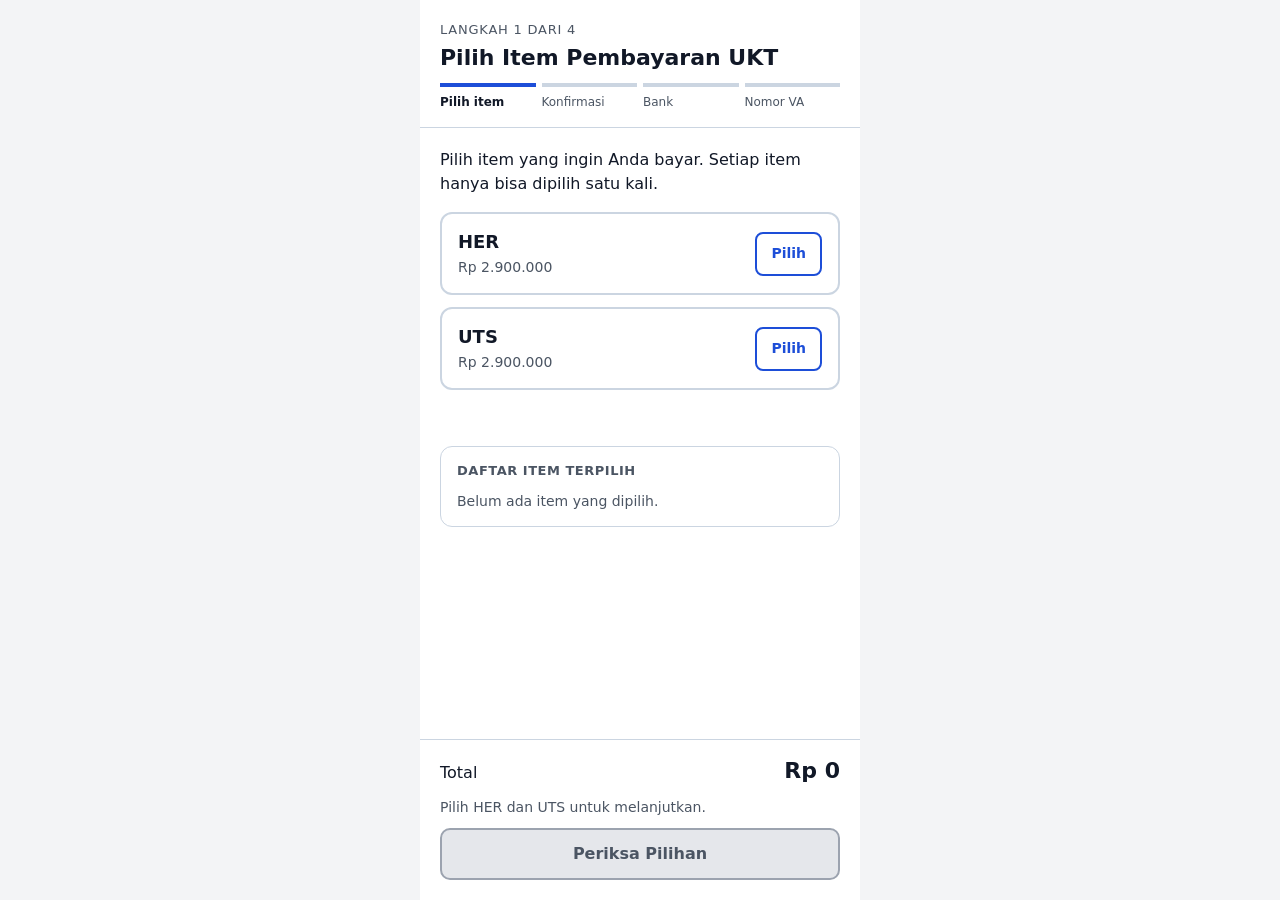
<file: index.html>
<!doctype html>
<html lang="id">
<head>
<meta charset="utf-8">
<meta name="viewport" content="width=device-width, initial-scale=1">
<title>Pilih Item · Pembayaran UKT InfoKHS</title>
<link rel="stylesheet" href="style.css">
</head>
<body data-page="select" data-file="index.html">
<main class="app">
  <header class="bar">
    <p class="step">Langkah 1 dari 4</p>
    <h1>Pilih Item Pembayaran UKT</h1>
    <ol class="progress" aria-label="Tahapan pembayaran">
      <li class="current" aria-current="step">Pilih item</li>
      <li class="">Konfirmasi</li>
      <li class="">Bank</li>
      <li class="">Nomor VA</li>
    </ol>
  </header>
  <section class="view">
    <p>Pilih item yang ingin Anda bayar. Setiap item hanya bisa dipilih satu kali.</p>
    <ul class="items" id="items"></ul>
    <p class="status" id="status" role="status" aria-live="polite"></p>
    <section class="box" aria-label="Daftar item terpilih">
      <h2>Daftar item terpilih</h2>
      <ul class="rows" id="selected-list"></ul>
      <p class="muted" id="selected-empty">Belum ada item yang dipilih.</p>
    </section>
  </section>
  <footer class="foot">
    <div class="total"><span>Total</span><strong id="total">Rp 0</strong></div>
    <p class="hint" id="next-hint"></p>
    <div class="actions"><button type="button" class="btn primary" id="btn-next" disabled>Periksa Pilihan</button></div>
  </footer>
</main>
<script src="app.js"></script>
</body>
</html>
</file>
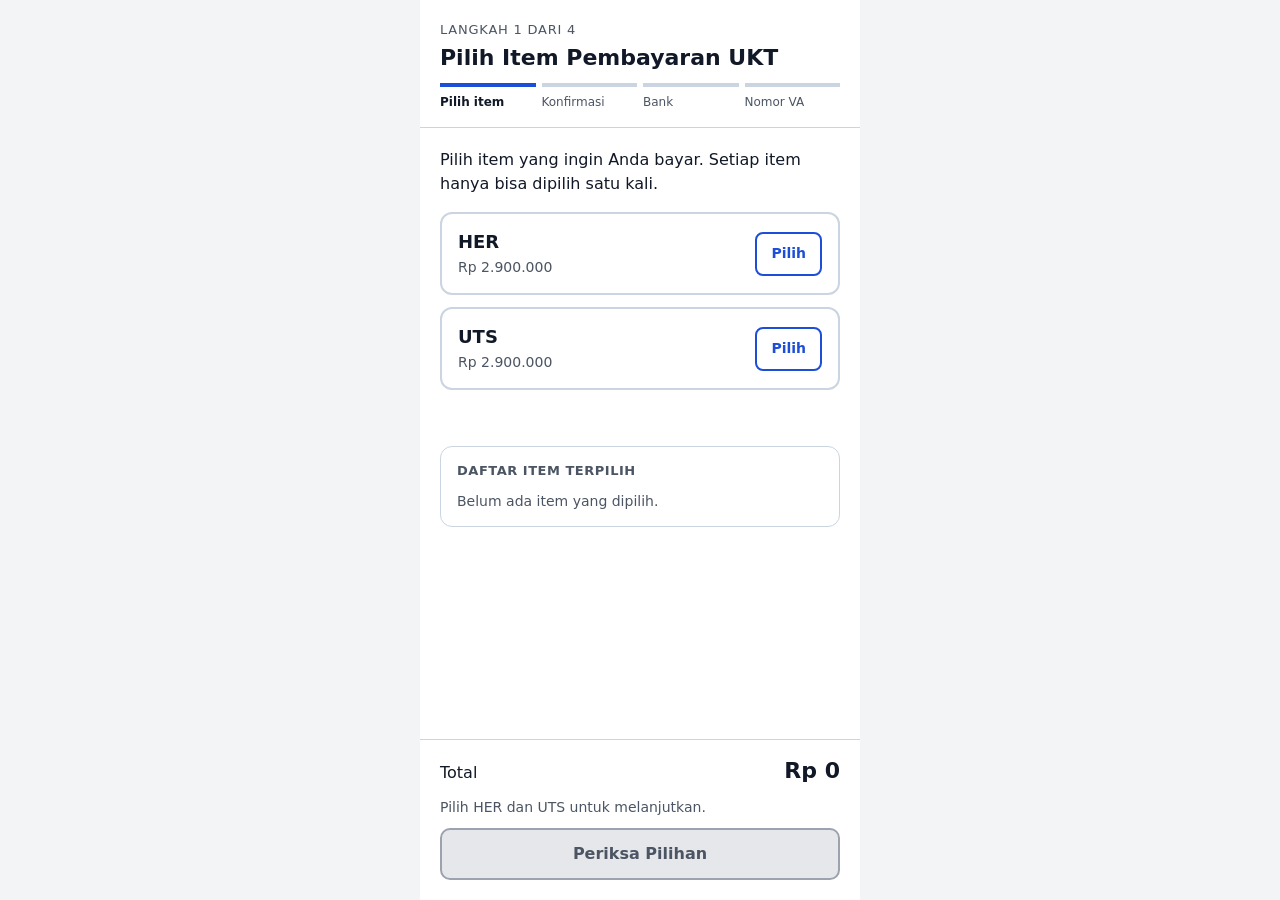
<file: konfirmasi.html>
<!doctype html>
<html lang="id">
<head>
<meta charset="utf-8">
<meta name="viewport" content="width=device-width, initial-scale=1">
<title>Konfirmasi · Pembayaran UKT InfoKHS</title>
<link rel="stylesheet" href="style.css">
</head>
<body data-page="confirm" data-file="konfirmasi.html">
<main class="app">
  <header class="bar">
    <p class="step">Langkah 2 dari 4</p>
    <h1>Konfirmasi Pembayaran</h1>
    <ol class="progress" aria-label="Tahapan pembayaran">
      <li class="done">Pilih item</li>
      <li class="current" aria-current="step">Konfirmasi</li>
      <li class="">Bank</li>
      <li class="">Nomor VA</li>
    </ol>
  </header>
  <section class="view">
    <p>Periksa kembali pilihan Anda sebelum memilih bank.</p>
    <section class="box" aria-label="Rincian pembayaran UKT">
      <h2>Rincian pembayaran UKT</h2>
      <ul class="rows" id="confirm-list"></ul>
    </section>
    <p class="note" id="confirm-note"></p>
  </section>
  <footer class="foot">
    <div class="total"><span>Total</span><strong id="total">Rp 0</strong></div>
    <div class="actions">
      <button type="button" class="btn ghost" id="btn-back">Ubah pilihan</button>
      <button type="button" class="btn primary" id="btn-next">Pilih Bank</button>
    </div>
  </footer>
</main>
<script src="app.js"></script>
</body>
</html>
</file>
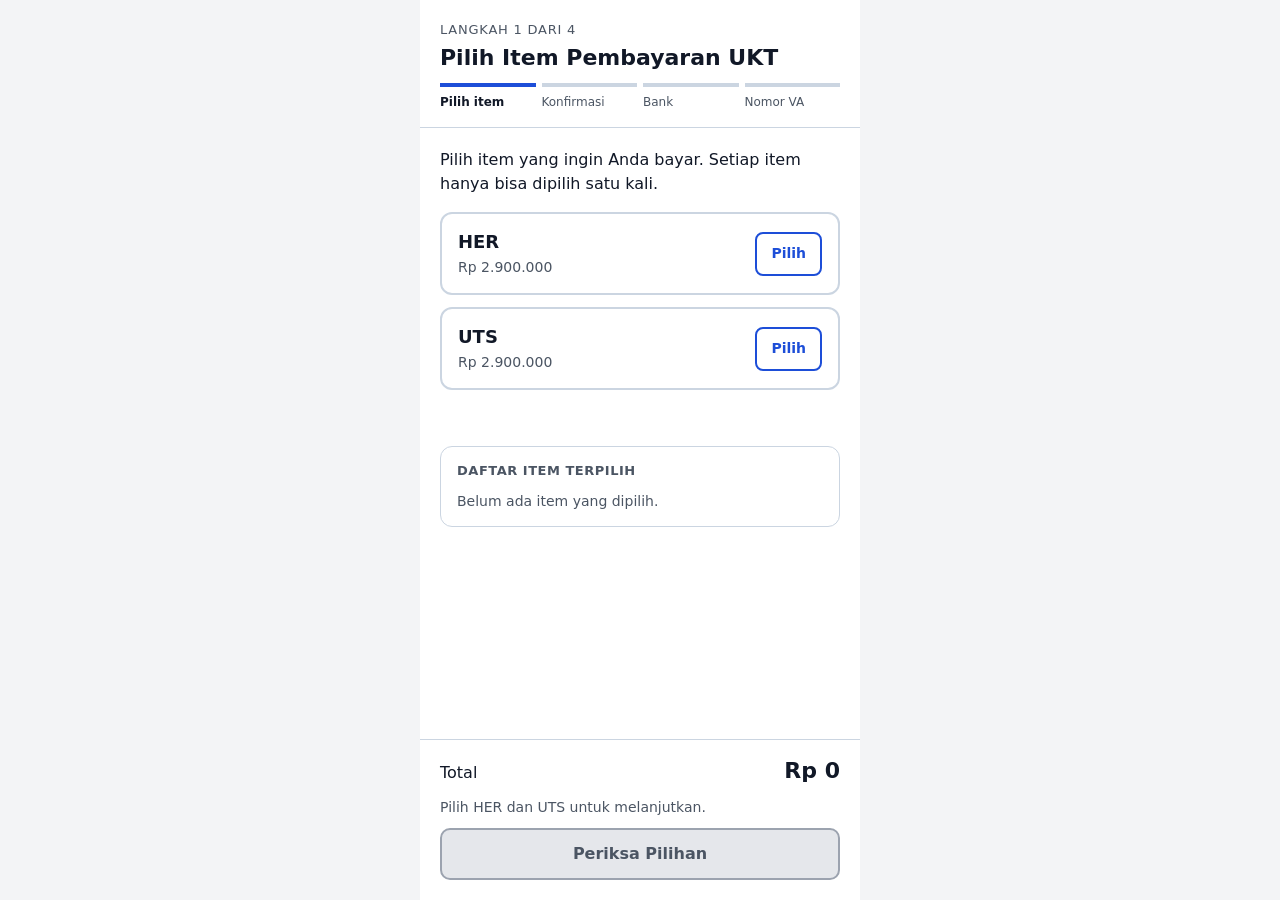
<file: nomor-va.html>
<!doctype html>
<html lang="id">
<head>
<meta charset="utf-8">
<meta name="viewport" content="width=device-width, initial-scale=1">
<title>Nomor VA · Pembayaran UKT InfoKHS</title>
<link rel="stylesheet" href="style.css">
</head>
<body data-page="va" data-file="nomor-va.html">
<main class="app">
  <header class="bar">
    <p class="step">Selesai</p>
    <h1>Nomor Virtual Account</h1>
    <ol class="progress" aria-label="Tahapan pembayaran">
      <li class="done">Pilih item</li>
      <li class="done">Konfirmasi</li>
      <li class="done">Bank</li>
      <li class="current" aria-current="step">Nomor VA</li>
    </ol>
  </header>
  <section class="view">
    <div class="box va">
      <p class="muted">Nomor VA (contoh prototype) · <span id="va-bank"></span></p>
      <p class="va-number" id="va-number"></p>
    </div>
    <section class="box" aria-label="Yang akan dibayar">
      <h2>Yang akan dibayar</h2>
      <ul class="rows" id="va-list"></ul>
    </section>
  </section>
  <footer class="foot">
    <div class="total"><span>Total</span><strong id="total">Rp 0</strong></div>
    <div class="actions"><button type="button" class="btn primary" id="btn-next">Selesai, kembali ke awal</button></div>
  </footer>
</main>
<script src="app.js"></script>
</body>
</html>
</file>
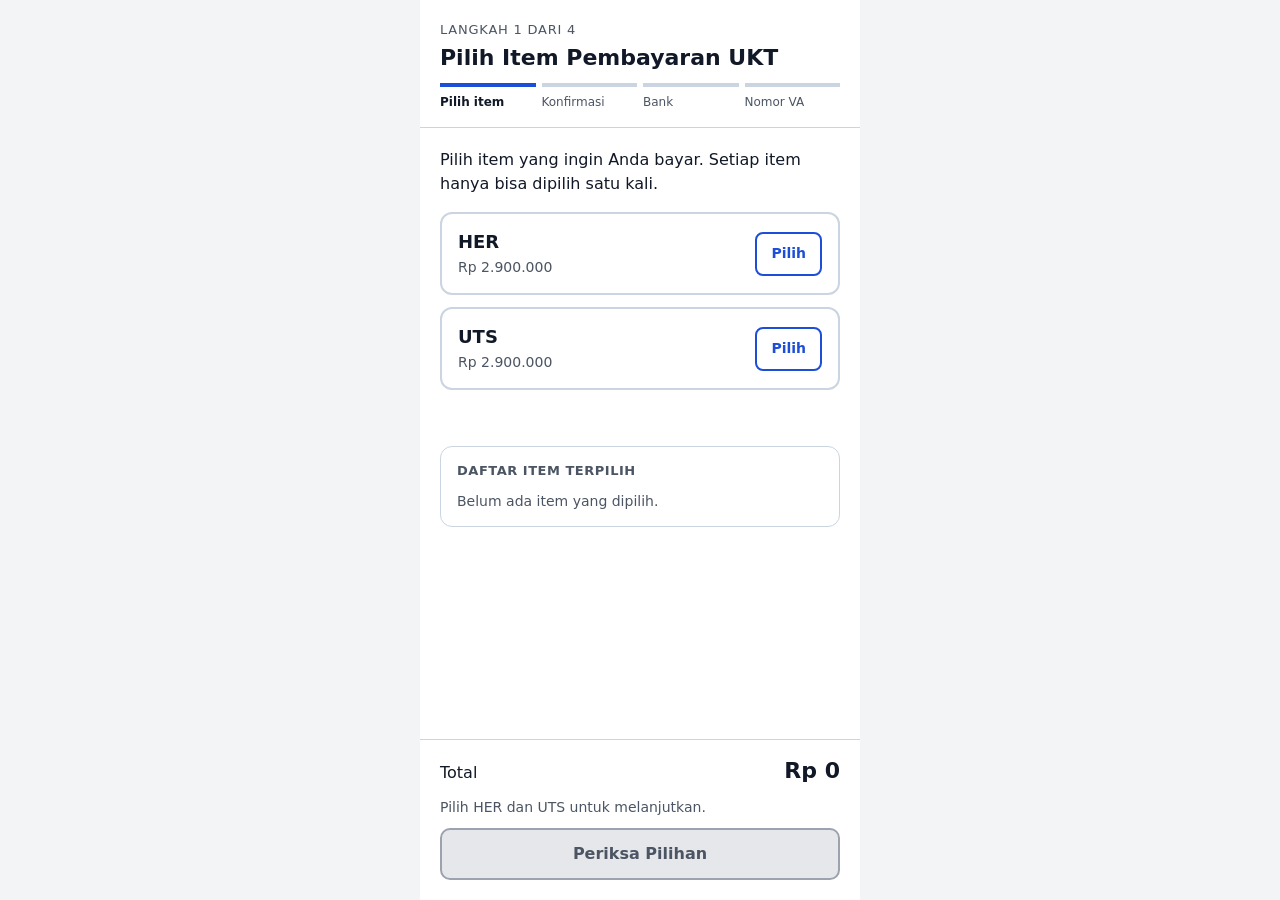
<file: pilih-bank.html>
<!doctype html>
<html lang="id">
<head>
<meta charset="utf-8">
<meta name="viewport" content="width=device-width, initial-scale=1">
<title>Pilih Bank · Pembayaran UKT InfoKHS</title>
<link rel="stylesheet" href="style.css">
</head>
<body data-page="bank" data-file="pilih-bank.html">
<main class="app">
  <header class="bar">
    <p class="step">Langkah 3 dari 4</p>
    <h1>Pilih Bank</h1>
    <ol class="progress" aria-label="Tahapan pembayaran">
      <li class="done">Pilih item</li>
      <li class="done">Konfirmasi</li>
      <li class="current" aria-current="step">Bank</li>
      <li class="">Nomor VA</li>
    </ol>
  </header>
  <section class="view">
    <p>Pilih bank untuk memperoleh nomor VA.</p>
    <ul class="items" id="banks"></ul>
  </section>
  <footer class="foot">
    <div class="total"><span>Total</span><strong id="total">Rp 0</strong></div>
    <div class="actions"><button type="button" class="btn ghost" id="btn-back">Kembali ke Konfirmasi</button></div>
  </footer>
</main>
<script src="app.js"></script>
</body>
</html>
</file>
<file: style.css>
/* Versi setelah penerapan UX Skill (ux-skill/SKILL.md). */
:root {
  --bg: #ffffff;
  --page: #f3f4f6;
  --fg: #111827;
  --muted: #4b5563;
  --line: #cbd5e1;
  --accent: #1d4ed8;
  --accent-soft: #eff4ff;
}
* { box-sizing: border-box; }
body {
  margin: 0;
  background: var(--page);
  color: var(--fg);
  font-family: system-ui, -apple-system, "Segoe UI", Roboto, sans-serif;
  font-size: 16px;
  line-height: 1.5;
}
.app {
  max-width: 440px;
  min-height: 100vh;
  margin: 0 auto;
  background: var(--bg);
  display: flex;
  flex-direction: column;
}
.bar { padding: 20px 20px 16px; border-bottom: 1px solid var(--line); }
.step { margin: 0 0 4px; font-size: 13px; letter-spacing: .06em; text-transform: uppercase; color: var(--muted); }
h1 { margin: 0 0 12px; font-size: 22px; line-height: 1.25; }
h2 { margin: 0 0 10px; font-size: 13px; letter-spacing: .04em; text-transform: uppercase; color: var(--muted); }
p { margin: 0; }

/* Indikator tahapan */
.progress { list-style: none; margin: 0; padding: 0; display: grid; grid-template-columns: repeat(4, 1fr); gap: 6px; }
.progress li { border-top: 4px solid var(--line); padding-top: 6px; font-size: 12px; color: var(--muted); }
.progress li.done { border-top-color: var(--accent); }
.progress li.current { border-top-color: var(--accent); color: var(--fg); font-weight: 700; }

.view { padding: 20px; display: flex; flex-direction: column; gap: 16px; flex: 1; }
.muted { color: var(--muted); font-size: 14px; }
.note { background: var(--accent-soft); border: 1px solid var(--accent); border-radius: 10px; padding: 12px 14px; }
.status { min-height: 1.5em; font-weight: 600; color: var(--accent); }
.items, .rows { list-style: none; margin: 0; padding: 0; display: flex; flex-direction: column; gap: 12px; }

/* Kartu item */
.item {
  width: 100%;
  display: flex; justify-content: space-between; align-items: center; gap: 12px;
  border: 2px solid var(--line); border-radius: 12px; background: var(--bg);
  padding: 14px 16px; min-height: 64px; font: inherit; color: inherit; text-align: left; cursor: pointer;
}
.item:hover { border-color: var(--accent); }
.item .name { font-size: 18px; font-weight: 700; display: block; }
.item .price { font-size: 14px; color: var(--muted); }
.item .tag { border: 2px solid var(--accent); color: var(--accent); border-radius: 8px; padding: 8px 14px; font-size: 14px; font-weight: 600; min-height: 44px; display: inline-flex; align-items: center; }
.item[aria-pressed="true"] { border-color: var(--accent); background: var(--accent-soft); }
.item[aria-pressed="true"] .tag { background: var(--accent); color: #ffffff; }
.item[aria-pressed="true"] .tag::before { content: "\2713\00a0"; }

.box { border: 1px solid var(--line); border-radius: 12px; padding: 14px 16px; }
.rows li { display: flex; justify-content: space-between; align-items: center; gap: 12px; padding-bottom: 10px; border-bottom: 1px solid var(--line); }
.rows li:last-child { border-bottom: 0; padding-bottom: 0; }
.rm { border: 2px solid var(--line); border-radius: 8px; background: var(--bg); color: var(--fg); padding: 6px 14px; font: inherit; font-size: 14px; cursor: pointer; min-height: 44px; }
.rm:hover { border-color: var(--accent); }
.va { background: var(--accent-soft); border-color: var(--accent); }
.va-number { font-size: 26px; font-weight: 700; letter-spacing: .08em; margin-top: 4px; }

/* Bilah bawah */
.foot { position: sticky; bottom: 0; background: var(--bg); border-top: 1px solid var(--line); padding: 14px 20px 20px; display: flex; flex-direction: column; gap: 10px; }
.total { display: flex; justify-content: space-between; align-items: baseline; }
.total strong { font-size: 22px; }
.hint { min-height: 1.4em; font-size: 14px; color: var(--muted); }
.actions { display: flex; gap: 10px; }
.btn { flex: 1; border: 2px solid var(--accent); border-radius: 10px; padding: 12px 14px; font: inherit; font-weight: 600; cursor: pointer; min-height: 48px; }
.btn.primary { background: var(--accent); color: #ffffff; }
.btn.ghost { background: var(--bg); color: var(--accent); }
.btn:disabled { background: #e5e7eb; color: #4b5563; border-color: #9ca3af; cursor: not-allowed; }
button:focus-visible { outline: 3px solid #111827; outline-offset: 2px; }
</file>
